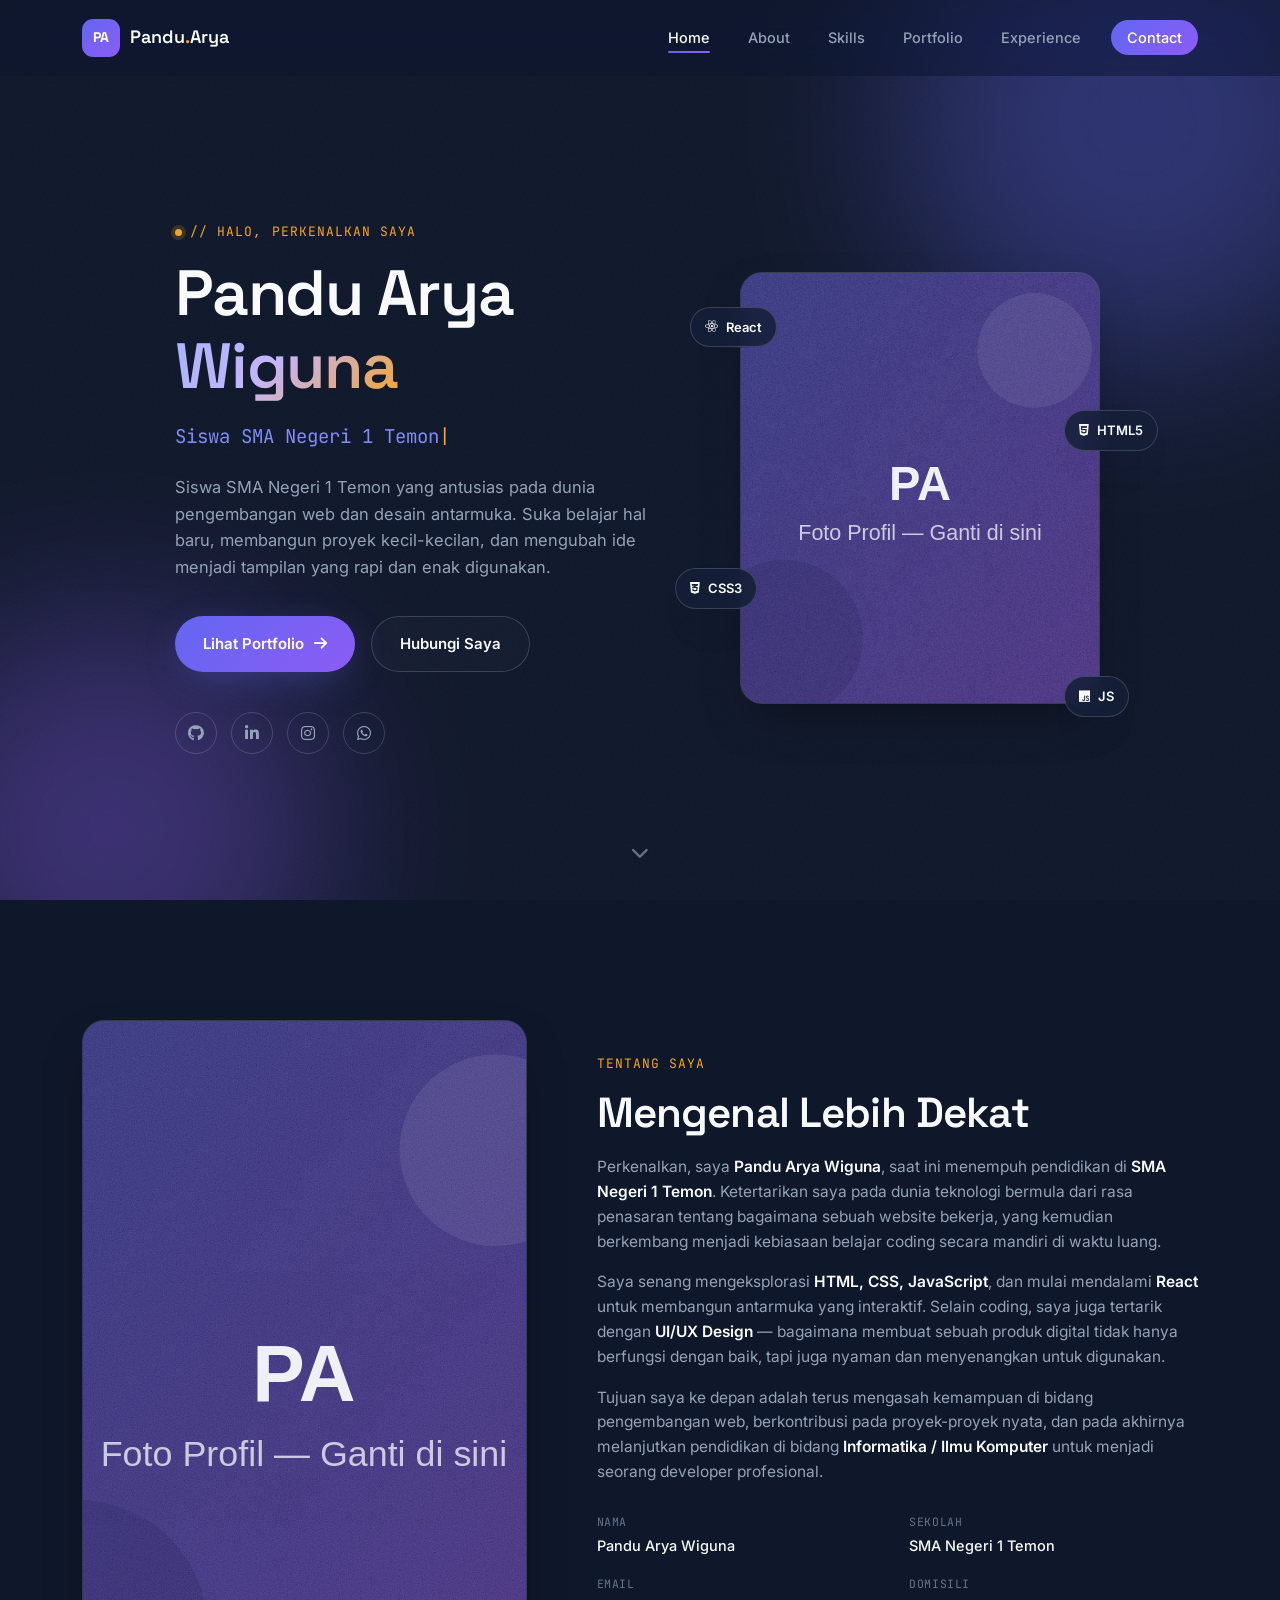
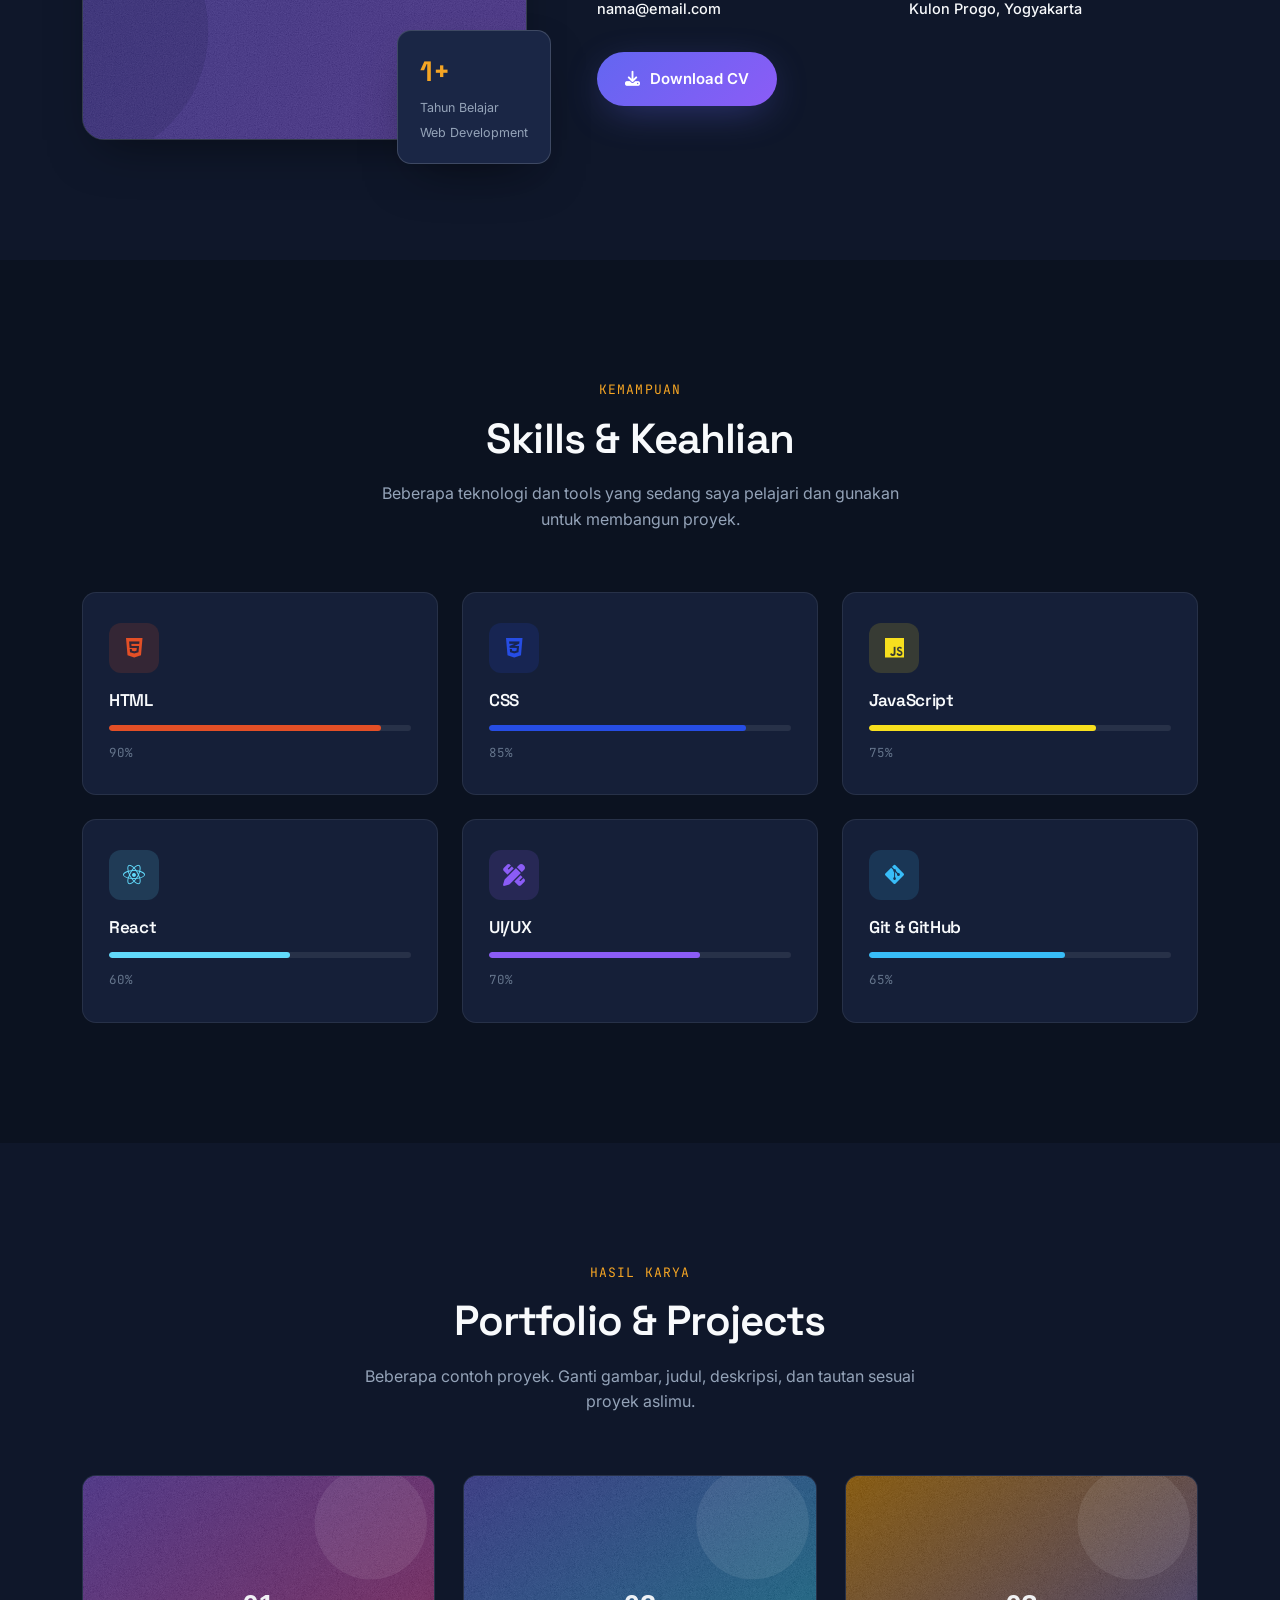
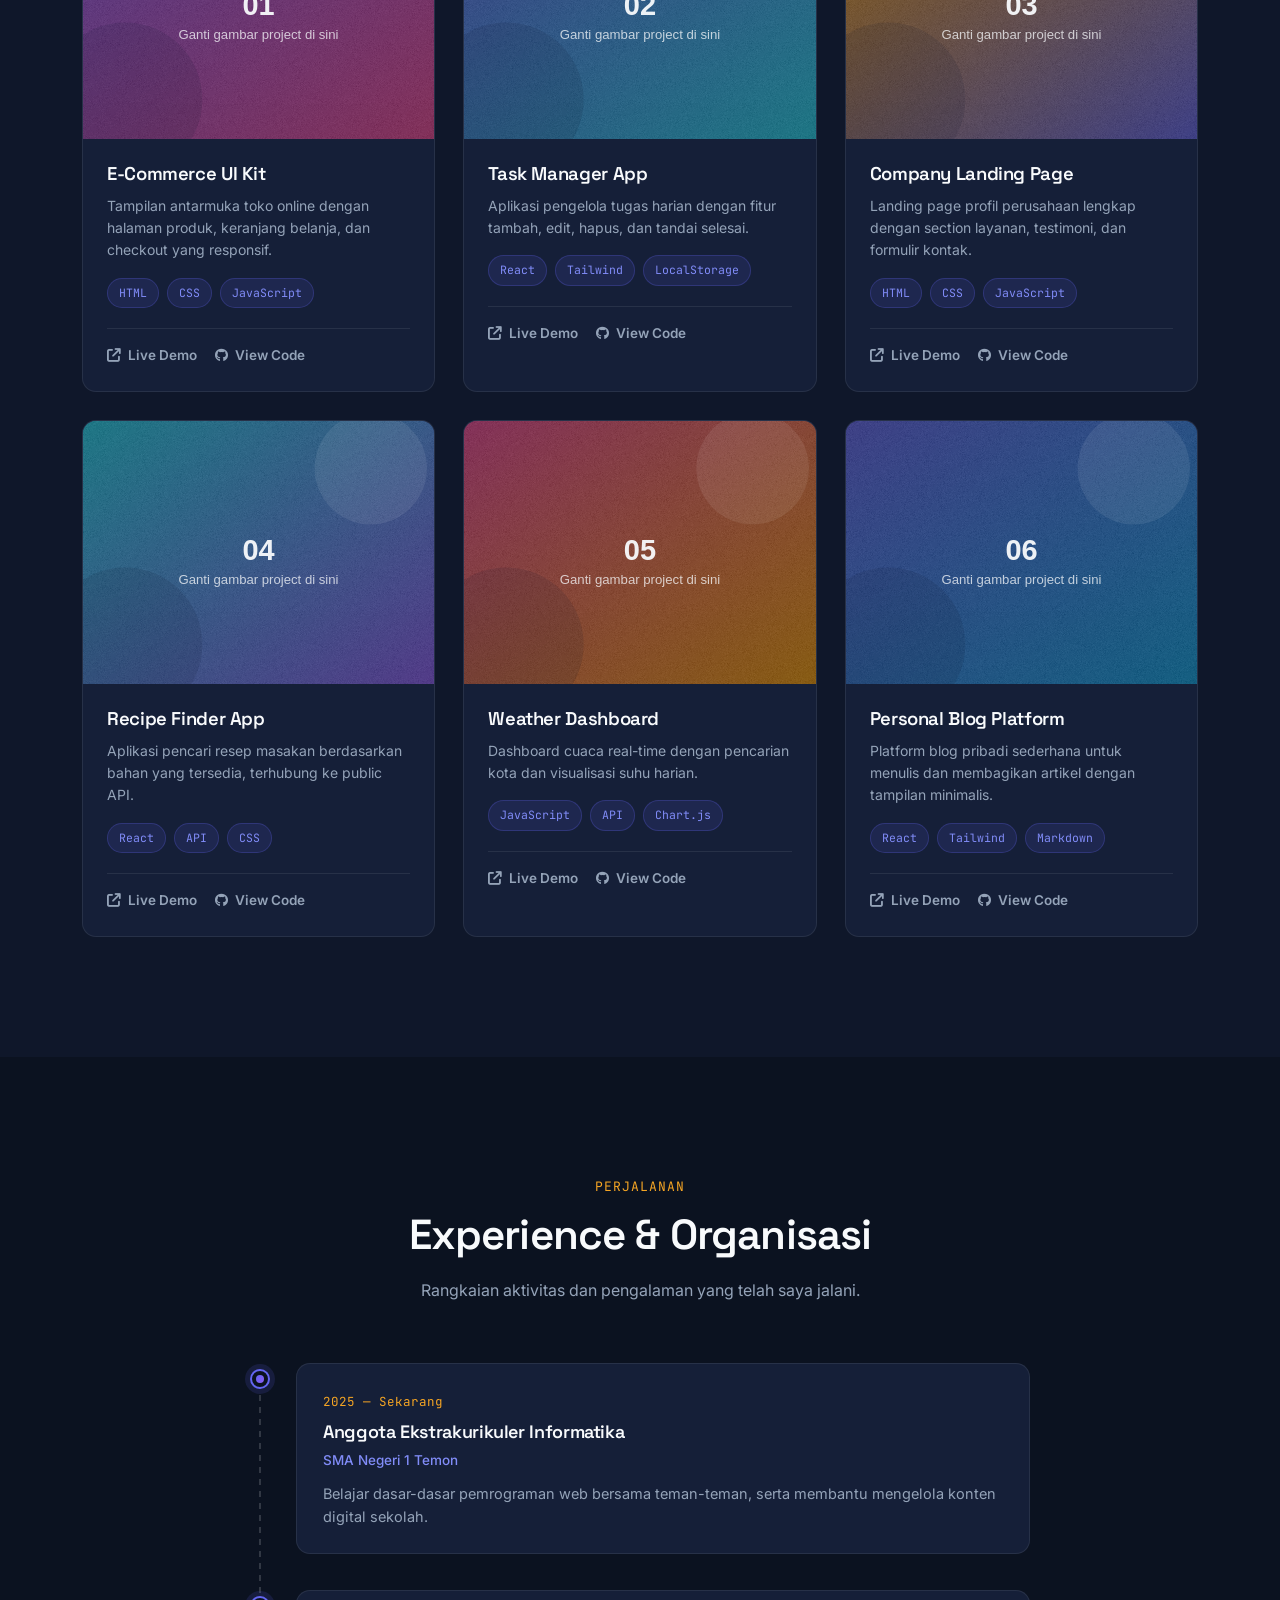
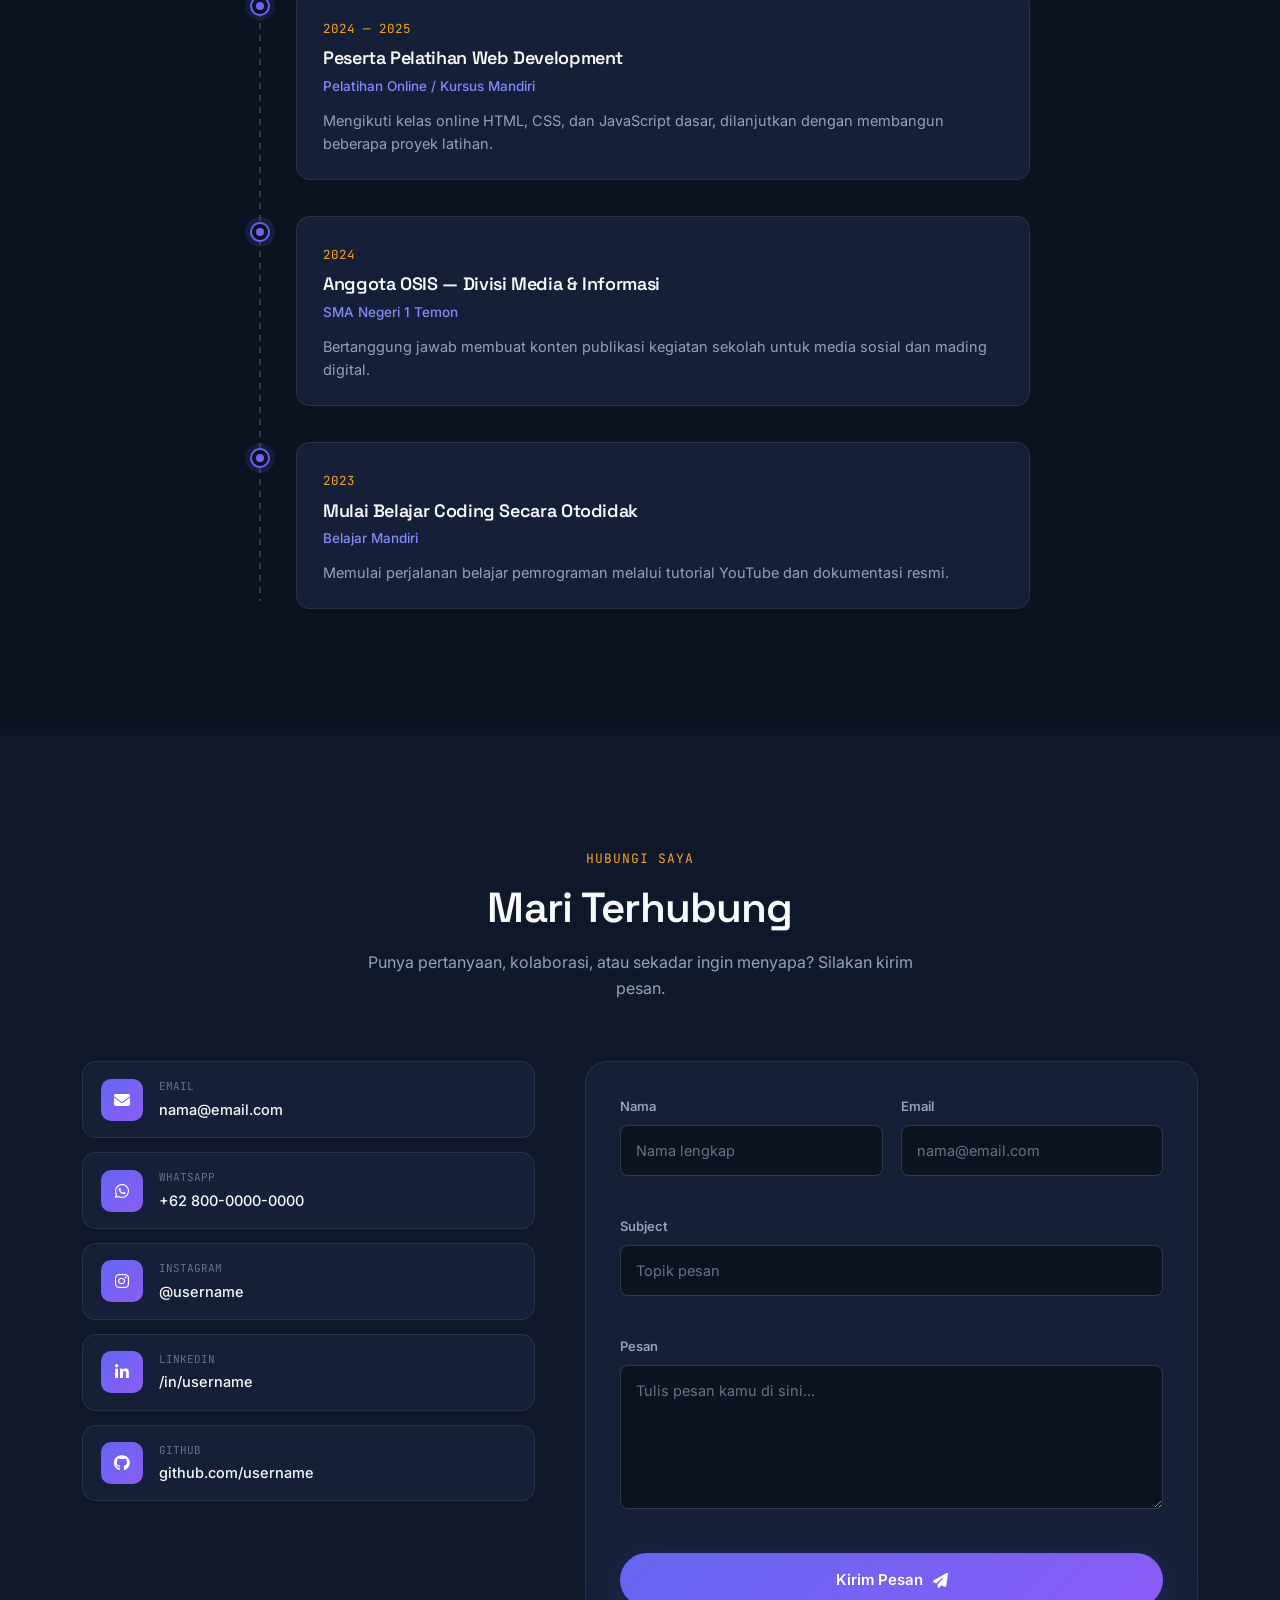
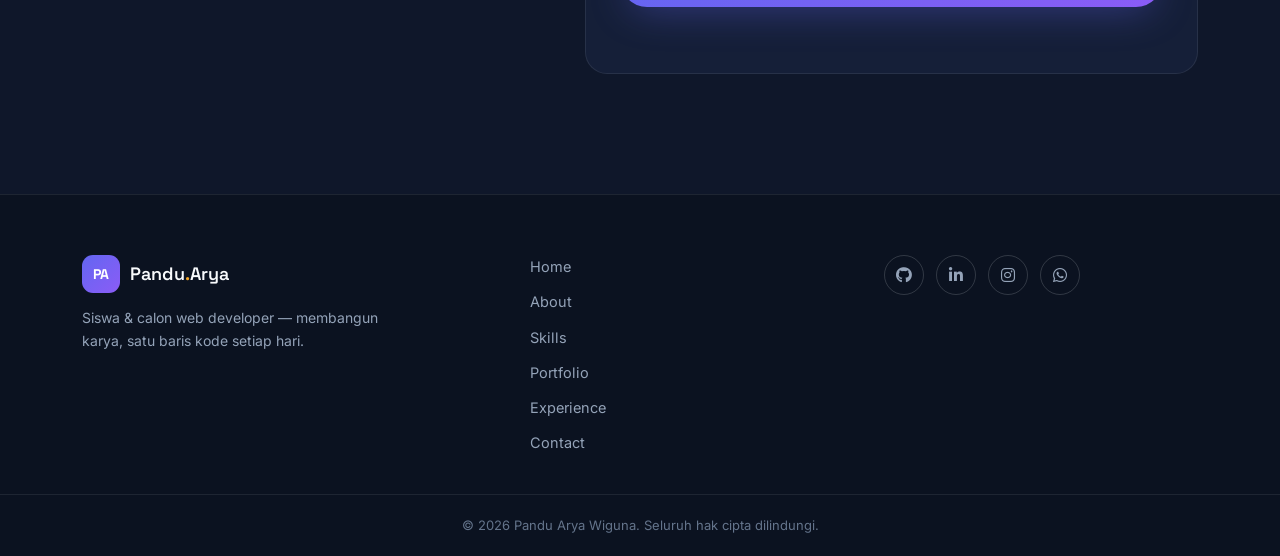
<file: index.html>
<!DOCTYPE html>
<html lang="id">
<head>
  <meta charset="UTF-8" />
  <meta name="viewport" content="width=device-width, initial-scale=1.0" />

  <!-- ===== SEO META TAGS — Edit sesuai data dirimu ===== -->
  <title>Pandu Arya Wiguna — Portfolio Pribadi</title>
  <meta name="description" content="Portfolio pribadi Pandu Arya Wiguna, siswa SMA Negeri 1 Temon yang tertarik pada pengembangan web, UI/UX, dan teknologi. Lihat karya, keterampilan, dan pengalaman saya." />
  <meta name="keywords" content="Pandu Arya Wiguna, portfolio, web developer, siswa SMA, UI UX, frontend developer" />
  <meta name="author" content="Pandu Arya Wiguna" />
  <meta name="theme-color" content="#0F172A" />

  <!-- Open Graph -->
  <meta property="og:type" content="website" />
  <meta property="og:title" content="Pandu Arya Wiguna — Portfolio Pribadi" />
  <meta property="og:description" content="Portfolio pribadi Pandu Arya Wiguna — profil, keterampilan, pengalaman, dan hasil karya." />
  <meta property="og:image" content="assets/images/profile.svg" />
  <meta property="og:locale" content="id_ID" />

  <!-- Twitter Card -->
  <meta name="twitter:card" content="summary_large_image" />
  <meta name="twitter:title" content="Pandu Arya Wiguna — Portfolio Pribadi" />
  <meta name="twitter:description" content="Portfolio pribadi Pandu Arya Wiguna — profil, keterampilan, pengalaman, dan hasil karya." />
  <meta name="twitter:image" content="assets/images/profile.svg" />

  <link rel="icon" type="image/svg+xml" href="assets/images/favicon.svg" />

  <!-- Fonts -->
  <link rel="preconnect" href="https://fonts.googleapis.com" />
  <link rel="preconnect" href="https://fonts.gstatic.com" crossorigin />
  <link href="https://fonts.googleapis.com/css2?family=Space+Grotesk:wght@500;600;700&family=Inter:wght@400;500;600;700&family=JetBrains+Mono:wght@400;500&display=swap" rel="stylesheet" />

  <!-- Icons -->
  <link rel="stylesheet" href="https://cdnjs.cloudflare.com/ajax/libs/font-awesome/6.5.1/css/all.min.css" integrity="sha512-DTOQO9RWCH3ppGqcWaEA1BIZOC6xxalwEsw9c2QQeAIftl+Vegovlnee1c9QX4TctnWMn13TZye+giMm8e2LwA==" crossorigin="anonymous" referrerpolicy="no-referrer" />

  <link rel="stylesheet" href="style.css" />
</head>
<body>

  <!-- Scroll progress indicator -->
  <div class="scroll-progress" id="scrollProgress" aria-hidden="true"></div>

  <!-- ===================== NAVBAR ===================== -->
  <header class="navbar" id="navbar">
    <nav class="nav-container" aria-label="Navigasi utama">
      <a href="#home" class="logo">
        <span class="logo-mark">PA</span>
        <span class="logo-text">Pandu<span class="dot">.</span>Arya</span>
      </a>

      <ul class="nav-links" id="navLinks">
        <li><a href="#home" class="nav-link active-link" data-section="home">Home</a></li>
        <li><a href="#about" class="nav-link" data-section="about">About</a></li>
        <li><a href="#skills" class="nav-link" data-section="skills">Skills</a></li>
        <li><a href="#portfolio" class="nav-link" data-section="portfolio">Portfolio</a></li>
        <li><a href="#experience" class="nav-link" data-section="experience">Experience</a></li>
        <li><a href="#contact" class="nav-link nav-cta" data-section="contact">Contact</a></li>
      </ul>

      <button class="nav-toggle" id="navToggle" aria-label="Buka menu navigasi" aria-expanded="false" aria-controls="navLinks">
        <span></span><span></span><span></span>
      </button>
    </nav>
  </header>

  <main id="main-content">

    <!-- ===================== HERO ===================== -->
    <section class="hero" id="home">
      <div class="hero-bg" aria-hidden="true">
        <div class="blob blob-1"></div>
        <div class="blob blob-2"></div>
        <div class="grain"></div>
      </div>

      <div class="hero-container">
        <div class="hero-text" data-reveal>
          <p class="eyebrow"><span class="terminal-dot"></span>// halo, perkenalkan saya</p>
          <h1 class="hero-name">Pandu Arya<br /><span class="gradient-text">Wiguna</span></h1>
          <p class="hero-role">
            <span id="typewriter"></span><span class="cursor" aria-hidden="true">|</span>
          </p>
          <p class="hero-desc">
            Siswa SMA Negeri 1 Temon yang antusias pada dunia pengembangan web dan desain antarmuka.
            Suka belajar hal baru, membangun proyek kecil-kecilan, dan mengubah ide menjadi tampilan
            yang rapi dan enak digunakan.
          </p>
          <div class="hero-actions">
            <a href="#portfolio" class="btn btn-primary">
              <span>Lihat Portfolio</span>
              <i class="fa-solid fa-arrow-right" aria-hidden="true"></i>
            </a>
            <a href="#contact" class="btn btn-outline">Hubungi Saya</a>
          </div>

          <div class="hero-socials" aria-label="Tautan media sosial">
            <a href="https://github.com/username" target="_blank" rel="noopener noreferrer" aria-label="GitHub"><i class="fa-brands fa-github"></i></a>
            <a href="https://linkedin.com/in/username" target="_blank" rel="noopener noreferrer" aria-label="LinkedIn"><i class="fa-brands fa-linkedin-in"></i></a>
            <a href="https://instagram.com/username" target="_blank" rel="noopener noreferrer" aria-label="Instagram"><i class="fa-brands fa-instagram"></i></a>
            <a href="https://wa.me/6280000000000" target="_blank" rel="noopener noreferrer" aria-label="WhatsApp"><i class="fa-brands fa-whatsapp"></i></a>
          </div>
        </div>

        <div class="hero-visual" data-reveal>
          <div class="avatar-frame">
            <img src="assets/images/profile.svg" alt="Foto profil Pandu Arya Wiguna" class="avatar-img" width="600" height="720" />
            <span class="badge-float badge-1"><i class="fa-brands fa-react"></i> React</span>
            <span class="badge-float badge-2"><i class="fa-brands fa-html5"></i> HTML5</span>
            <span class="badge-float badge-3"><i class="fa-brands fa-css3-alt"></i> CSS3</span>
            <span class="badge-float badge-4"><i class="fa-brands fa-js"></i> JS</span>
          </div>
        </div>
      </div>

      <a href="#about" class="scroll-hint" aria-label="Gulir ke bawah">
        <i class="fa-solid fa-chevron-down"></i>
      </a>
    </section>

    <!-- ===================== ABOUT ===================== -->
    <section class="section" id="about">
      <div class="section-container about-grid">
        <div class="about-img-wrap" data-reveal>
          <img src="assets/images/profile.svg" alt="Foto Pandu Arya Wiguna sedang belajar" class="about-img" width="600" height="720" loading="lazy" />
          <div class="about-stat-card">
            <span class="stat-number">1+</span>
            <span class="stat-label">Tahun Belajar<br />Web Development</span>
          </div>
        </div>

        <div class="about-content" data-reveal>
          <p class="eyebrow">tentang saya</p>
          <h2 class="section-title">Mengenal Lebih Dekat</h2>
          <p class="about-text">
            Perkenalkan, saya <strong>Pandu Arya Wiguna</strong>, saat ini menempuh pendidikan di
            <strong>SMA Negeri 1 Temon</strong>. Ketertarikan saya pada dunia teknologi bermula dari
            rasa penasaran tentang bagaimana sebuah website bekerja, yang kemudian berkembang menjadi
            kebiasaan belajar coding secara mandiri di waktu luang.
          </p>
          <p class="about-text">
            Saya senang mengeksplorasi <strong>HTML, CSS, JavaScript</strong>, dan mulai mendalami
            <strong>React</strong> untuk membangun antarmuka yang interaktif. Selain coding, saya juga
            tertarik dengan <strong>UI/UX Design</strong> — bagaimana membuat sebuah produk digital
            tidak hanya berfungsi dengan baik, tapi juga nyaman dan menyenangkan untuk digunakan.
          </p>
          <p class="about-text">
            Tujuan saya ke depan adalah terus mengasah kemampuan di bidang pengembangan web,
            berkontribusi pada proyek-proyek nyata, dan pada akhirnya melanjutkan pendidikan di
            bidang <strong>Informatika / Ilmu Komputer</strong> untuk menjadi seorang developer profesional.
          </p>

          <div class="about-info-grid">
            <div class="info-item">
              <span class="info-label">Nama</span>
              <span class="info-value">Pandu Arya Wiguna</span>
            </div>
            <div class="info-item">
              <span class="info-label">Sekolah</span>
              <span class="info-value">SMA Negeri 1 Temon</span>
            </div>
            <div class="info-item">
              <span class="info-label">Email</span>
              <span class="info-value">nama@email.com</span>
            </div>
            <div class="info-item">
              <span class="info-label">Domisili</span>
              <span class="info-value">Kulon Progo, Yogyakarta</span>
            </div>
          </div>

          <a href="assets/CV-Pandu-Arya-Wiguna.pdf" download class="btn btn-primary">
            <i class="fa-solid fa-download" aria-hidden="true"></i>
            <span>Download CV</span>
          </a>
        </div>
      </div>
    </section>

    <!-- ===================== SKILLS ===================== -->
    <section class="section section-alt" id="skills">
      <div class="section-container">
        <div class="section-head" data-reveal>
          <p class="eyebrow center">kemampuan</p>
          <h2 class="section-title center">Skills &amp; Keahlian</h2>
          <p class="section-sub center">
            Beberapa teknologi dan tools yang sedang saya pelajari dan gunakan untuk membangun proyek.
          </p>
        </div>

        <div class="skills-grid" data-reveal>

          <div class="skill-card">
            <div class="skill-icon" style="--icon-color:#E34F26"><i class="fa-brands fa-html5"></i></div>
            <h3 class="skill-name">HTML</h3>
            <div class="skill-bar"><div class="skill-bar-fill" data-percent="90" style="--bar-color:#E34F26"></div></div>
            <span class="skill-percent">90%</span>
          </div>

          <div class="skill-card">
            <div class="skill-icon" style="--icon-color:#264DE4"><i class="fa-brands fa-css3-alt"></i></div>
            <h3 class="skill-name">CSS</h3>
            <div class="skill-bar"><div class="skill-bar-fill" data-percent="85" style="--bar-color:#264DE4"></div></div>
            <span class="skill-percent">85%</span>
          </div>

          <div class="skill-card">
            <div class="skill-icon" style="--icon-color:#F7DF1E"><i class="fa-brands fa-js"></i></div>
            <h3 class="skill-name">JavaScript</h3>
            <div class="skill-bar"><div class="skill-bar-fill" data-percent="75" style="--bar-color:#F7DF1E"></div></div>
            <span class="skill-percent">75%</span>
          </div>

          <div class="skill-card">
            <div class="skill-icon" style="--icon-color:#61DAFB"><i class="fa-brands fa-react"></i></div>
            <h3 class="skill-name">React</h3>
            <div class="skill-bar"><div class="skill-bar-fill" data-percent="60" style="--bar-color:#61DAFB"></div></div>
            <span class="skill-percent">60%</span>
          </div>

          <div class="skill-card">
            <div class="skill-icon" style="--icon-color:#8B5CF6"><i class="fa-solid fa-pen-ruler"></i></div>
            <h3 class="skill-name">UI/UX</h3>
            <div class="skill-bar"><div class="skill-bar-fill" data-percent="70" style="--bar-color:#8B5CF6"></div></div>
            <span class="skill-percent">70%</span>
          </div>

          <div class="skill-card">
            <div class="skill-icon" style="--icon-color:#38BDF8"><i class="fa-brands fa-git-alt"></i></div>
            <h3 class="skill-name">Git &amp; GitHub</h3>
            <div class="skill-bar"><div class="skill-bar-fill" data-percent="65" style="--bar-color:#38BDF8"></div></div>
            <span class="skill-percent">65%</span>
          </div>

        </div>
        <!-- Ingin menambah skill? Salin satu blok .skill-card lalu ganti icon, nama, dan data-percent -->
      </div>
    </section>

    <!-- ===================== PORTFOLIO ===================== -->
    <section class="section" id="portfolio">
      <div class="section-container">
        <div class="section-head" data-reveal>
          <p class="eyebrow center">hasil karya</p>
          <h2 class="section-title center">Portfolio &amp; Projects</h2>
          <p class="section-sub center">
            Beberapa contoh proyek. Ganti gambar, judul, deskripsi, dan tautan sesuai proyek aslimu.
          </p>
        </div>

        <div class="portfolio-grid" data-reveal>

          <article class="project-card">
            <div class="project-img-wrap">
              <img src="assets/images/project-1.svg" alt="Tampilan proyek E-Commerce UI Kit" loading="lazy" width="800" height="600" />
            </div>
            <div class="project-body">
              <h3 class="project-title">E-Commerce UI Kit</h3>
              <p class="project-desc">Tampilan antarmuka toko online dengan halaman produk, keranjang belanja, dan checkout yang responsif.</p>
              <div class="project-tech">
                <span>HTML</span><span>CSS</span><span>JavaScript</span>
              </div>
              <div class="project-links">
                <a href="#" target="_blank" rel="noopener noreferrer" class="btn-link"><i class="fa-solid fa-arrow-up-right-from-square"></i> Live Demo</a>
                <a href="#" target="_blank" rel="noopener noreferrer" class="btn-link"><i class="fa-brands fa-github"></i> View Code</a>
              </div>
            </div>
          </article>

          <article class="project-card">
            <div class="project-img-wrap">
              <img src="assets/images/project-2.svg" alt="Tampilan proyek Task Manager App" loading="lazy" width="800" height="600" />
            </div>
            <div class="project-body">
              <h3 class="project-title">Task Manager App</h3>
              <p class="project-desc">Aplikasi pengelola tugas harian dengan fitur tambah, edit, hapus, dan tandai selesai.</p>
              <div class="project-tech">
                <span>React</span><span>Tailwind</span><span>LocalStorage</span>
              </div>
              <div class="project-links">
                <a href="#" target="_blank" rel="noopener noreferrer" class="btn-link"><i class="fa-solid fa-arrow-up-right-from-square"></i> Live Demo</a>
                <a href="#" target="_blank" rel="noopener noreferrer" class="btn-link"><i class="fa-brands fa-github"></i> View Code</a>
              </div>
            </div>
          </article>

          <article class="project-card">
            <div class="project-img-wrap">
              <img src="assets/images/project-3.svg" alt="Tampilan proyek Company Landing Page" loading="lazy" width="800" height="600" />
            </div>
            <div class="project-body">
              <h3 class="project-title">Company Landing Page</h3>
              <p class="project-desc">Landing page profil perusahaan lengkap dengan section layanan, testimoni, dan formulir kontak.</p>
              <div class="project-tech">
                <span>HTML</span><span>CSS</span><span>JavaScript</span>
              </div>
              <div class="project-links">
                <a href="#" target="_blank" rel="noopener noreferrer" class="btn-link"><i class="fa-solid fa-arrow-up-right-from-square"></i> Live Demo</a>
                <a href="#" target="_blank" rel="noopener noreferrer" class="btn-link"><i class="fa-brands fa-github"></i> View Code</a>
              </div>
            </div>
          </article>

          <article class="project-card">
            <div class="project-img-wrap">
              <img src="assets/images/project-4.svg" alt="Tampilan proyek Recipe Finder App" loading="lazy" width="800" height="600" />
            </div>
            <div class="project-body">
              <h3 class="project-title">Recipe Finder App</h3>
              <p class="project-desc">Aplikasi pencari resep masakan berdasarkan bahan yang tersedia, terhubung ke public API.</p>
              <div class="project-tech">
                <span>React</span><span>API</span><span>CSS</span>
              </div>
              <div class="project-links">
                <a href="#" target="_blank" rel="noopener noreferrer" class="btn-link"><i class="fa-solid fa-arrow-up-right-from-square"></i> Live Demo</a>
                <a href="#" target="_blank" rel="noopener noreferrer" class="btn-link"><i class="fa-brands fa-github"></i> View Code</a>
              </div>
            </div>
          </article>

          <article class="project-card">
            <div class="project-img-wrap">
              <img src="assets/images/project-5.svg" alt="Tampilan proyek Weather Dashboard" loading="lazy" width="800" height="600" />
            </div>
            <div class="project-body">
              <h3 class="project-title">Weather Dashboard</h3>
              <p class="project-desc">Dashboard cuaca real-time dengan pencarian kota dan visualisasi suhu harian.</p>
              <div class="project-tech">
                <span>JavaScript</span><span>API</span><span>Chart.js</span>
              </div>
              <div class="project-links">
                <a href="#" target="_blank" rel="noopener noreferrer" class="btn-link"><i class="fa-solid fa-arrow-up-right-from-square"></i> Live Demo</a>
                <a href="#" target="_blank" rel="noopener noreferrer" class="btn-link"><i class="fa-brands fa-github"></i> View Code</a>
              </div>
            </div>
          </article>

          <article class="project-card">
            <div class="project-img-wrap">
              <img src="assets/images/project-6.svg" alt="Tampilan proyek Personal Blog Platform" loading="lazy" width="800" height="600" />
            </div>
            <div class="project-body">
              <h3 class="project-title">Personal Blog Platform</h3>
              <p class="project-desc">Platform blog pribadi sederhana untuk menulis dan membagikan artikel dengan tampilan minimalis.</p>
              <div class="project-tech">
                <span>React</span><span>Tailwind</span><span>Markdown</span>
              </div>
              <div class="project-links">
                <a href="#" target="_blank" rel="noopener noreferrer" class="btn-link"><i class="fa-solid fa-arrow-up-right-from-square"></i> Live Demo</a>
                <a href="#" target="_blank" rel="noopener noreferrer" class="btn-link"><i class="fa-brands fa-github"></i> View Code</a>
              </div>
            </div>
          </article>

        </div>
      </div>
    </section>

    <!-- ===================== EXPERIENCE ===================== -->
    <section class="section section-alt" id="experience">
      <div class="section-container">
        <div class="section-head" data-reveal>
          <p class="eyebrow center">perjalanan</p>
          <h2 class="section-title center">Experience &amp; Organisasi</h2>
          <p class="section-sub center">Rangkaian aktivitas dan pengalaman yang telah saya jalani.</p>
        </div>

        <div class="timeline" data-reveal>

          <div class="timeline-item">
            <div class="timeline-dot"></div>
            <div class="timeline-card">
              <span class="timeline-year">2025 — Sekarang</span>
              <h3 class="timeline-role">Anggota Ekstrakurikuler Informatika</h3>
              <span class="timeline-org">SMA Negeri 1 Temon</span>
              <p class="timeline-desc">Belajar dasar-dasar pemrograman web bersama teman-teman, serta membantu mengelola konten digital sekolah.</p>
            </div>
          </div>

          <div class="timeline-item">
            <div class="timeline-dot"></div>
            <div class="timeline-card">
              <span class="timeline-year">2024 — 2025</span>
              <h3 class="timeline-role">Peserta Pelatihan Web Development</h3>
              <span class="timeline-org">Pelatihan Online / Kursus Mandiri</span>
              <p class="timeline-desc">Mengikuti kelas online HTML, CSS, dan JavaScript dasar, dilanjutkan dengan membangun beberapa proyek latihan.</p>
            </div>
          </div>

          <div class="timeline-item">
            <div class="timeline-dot"></div>
            <div class="timeline-card">
              <span class="timeline-year">2024</span>
              <h3 class="timeline-role">Anggota OSIS — Divisi Media &amp; Informasi</h3>
              <span class="timeline-org">SMA Negeri 1 Temon</span>
              <p class="timeline-desc">Bertanggung jawab membuat konten publikasi kegiatan sekolah untuk media sosial dan mading digital.</p>
            </div>
          </div>

          <div class="timeline-item">
            <div class="timeline-dot"></div>
            <div class="timeline-card">
              <span class="timeline-year">2023</span>
              <h3 class="timeline-role">Mulai Belajar Coding Secara Otodidak</h3>
              <span class="timeline-org">Belajar Mandiri</span>
              <p class="timeline-desc">Memulai perjalanan belajar pemrograman melalui tutorial YouTube dan dokumentasi resmi.</p>
            </div>
          </div>

        </div>
        <!-- Tambah pengalaman baru: salin satu blok .timeline-item -->
      </div>
    </section>

    <!-- ===================== CONTACT ===================== -->
    <section class="section" id="contact">
      <div class="section-container">
        <div class="section-head" data-reveal>
          <p class="eyebrow center">hubungi saya</p>
          <h2 class="section-title center">Mari Terhubung</h2>
          <p class="section-sub center">
            Punya pertanyaan, kolaborasi, atau sekadar ingin menyapa? Silakan kirim pesan.
          </p>
        </div>

        <div class="contact-grid" data-reveal>

          <div class="contact-info">
            <a href="mailto:nama@email.com" class="contact-item">
              <span class="contact-icon"><i class="fa-solid fa-envelope"></i></span>
              <span>
                <span class="contact-label">Email</span>
                <span class="contact-value">nama@email.com</span>
              </span>
            </a>
            <a href="https://wa.me/6280000000000" target="_blank" rel="noopener noreferrer" class="contact-item">
              <span class="contact-icon"><i class="fa-brands fa-whatsapp"></i></span>
              <span>
                <span class="contact-label">WhatsApp</span>
                <span class="contact-value">+62 800-0000-0000</span>
              </span>
            </a>
            <a href="https://instagram.com/username" target="_blank" rel="noopener noreferrer" class="contact-item">
              <span class="contact-icon"><i class="fa-brands fa-instagram"></i></span>
              <span>
                <span class="contact-label">Instagram</span>
                <span class="contact-value">@username</span>
              </span>
            </a>
            <a href="https://linkedin.com/in/username" target="_blank" rel="noopener noreferrer" class="contact-item">
              <span class="contact-icon"><i class="fa-brands fa-linkedin-in"></i></span>
              <span>
                <span class="contact-label">LinkedIn</span>
                <span class="contact-value">/in/username</span>
              </span>
            </a>
            <a href="https://github.com/username" target="_blank" rel="noopener noreferrer" class="contact-item">
              <span class="contact-icon"><i class="fa-brands fa-github"></i></span>
              <span>
                <span class="contact-label">GitHub</span>
                <span class="contact-value">github.com/username</span>
              </span>
            </a>
          </div>

          <form class="contact-form" id="contactForm" novalidate>
            <div class="form-row">
              <div class="form-group">
                <label for="name">Nama</label>
                <input type="text" id="name" name="name" placeholder="Nama lengkap" required />
                <span class="form-error" data-error-for="name"></span>
              </div>
              <div class="form-group">
                <label for="email">Email</label>
                <input type="email" id="email" name="email" placeholder="nama@email.com" required />
                <span class="form-error" data-error-for="email"></span>
              </div>
            </div>
            <div class="form-group">
              <label for="subject">Subject</label>
              <input type="text" id="subject" name="subject" placeholder="Topik pesan" required />
              <span class="form-error" data-error-for="subject"></span>
            </div>
            <div class="form-group">
              <label for="message">Pesan</label>
              <textarea id="message" name="message" rows="5" placeholder="Tulis pesan kamu di sini..." required></textarea>
              <span class="form-error" data-error-for="message"></span>
            </div>
            <button type="submit" class="btn btn-primary form-submit">
              <span>Kirim Pesan</span>
              <i class="fa-solid fa-paper-plane" aria-hidden="true"></i>
            </button>
            <p class="form-note" id="formNote" role="status" aria-live="polite"></p>
          </form>

        </div>
      </div>
    </section>

  </main>

  <!-- ===================== FOOTER ===================== -->
  <footer class="footer">
    <div class="footer-container">
      <div class="footer-brand">
        <a href="#home" class="logo">
          <span class="logo-mark">PA</span>
          <span class="logo-text">Pandu<span class="dot">.</span>Arya</span>
        </a>
        <p class="footer-tagline">Siswa &amp; calon web developer — membangun karya, satu baris kode setiap hari.</p>
      </div>

      <nav class="footer-nav" aria-label="Navigasi footer">
        <a href="#home">Home</a>
        <a href="#about">About</a>
        <a href="#skills">Skills</a>
        <a href="#portfolio">Portfolio</a>
        <a href="#experience">Experience</a>
        <a href="#contact">Contact</a>
      </nav>

      <div class="footer-socials" aria-label="Media sosial">
        <a href="https://github.com/username" target="_blank" rel="noopener noreferrer" aria-label="GitHub"><i class="fa-brands fa-github"></i></a>
        <a href="https://linkedin.com/in/username" target="_blank" rel="noopener noreferrer" aria-label="LinkedIn"><i class="fa-brands fa-linkedin-in"></i></a>
        <a href="https://instagram.com/username" target="_blank" rel="noopener noreferrer" aria-label="Instagram"><i class="fa-brands fa-instagram"></i></a>
        <a href="https://wa.me/6280000000000" target="_blank" rel="noopener noreferrer" aria-label="WhatsApp"><i class="fa-brands fa-whatsapp"></i></a>
      </div>
    </div>

    <div class="footer-bottom">
      <p>&copy; <span id="year"></span> Pandu Arya Wiguna. Seluruh hak cipta dilindungi.</p>
    </div>
  </footer>

  <button class="back-to-top" id="backToTop" aria-label="Kembali ke atas">
    <i class="fa-solid fa-arrow-up"></i>
  </button>

  <script src="script.js"></script>
</body>
</html>
</file>
<file: style.css>
/* =========================================================
   PORTFOLIO — style.css
   Struktur: 1) Reset & Tokens  2) Base  3) Utilities
   4) Navbar  5) Hero  6) About  7) Skills  8) Portfolio
   9) Experience  10) Contact  11) Footer  12) Responsive
   ========================================================= */

/* ---------- 1. RESET & DESIGN TOKENS ---------- */
:root {
  /* Colors */
  --bg: #0F172A;
  --bg-alt: #0B1220;
  --surface: #151F38;
  --surface-2: #1A2645;
  --border: rgba(248, 250, 252, 0.08);
  --border-strong: rgba(248, 250, 252, 0.16);

  --primary: #6366F1;
  --primary-light: #818CF8;
  --secondary: #8B5CF6;
  --accent: #F5A524; /* signature warm accent */

  --text: #F8FAFC;
  --text-muted: #94A3B8;
  --text-faint: #64748B;

  --gradient-brand: linear-gradient(135deg, var(--primary), var(--secondary));
  --gradient-text: linear-gradient(135deg, #A5B4FC, #C4B5FD 45%, #F5A524 100%);

  /* Typography */
  --font-display: 'Space Grotesk', 'Inter', sans-serif;
  --font-body: 'Inter', -apple-system, BlinkMacSystemFont, sans-serif;
  --font-mono: 'JetBrains Mono', 'Courier New', monospace;

  /* Layout */
  --max-width: 1180px;
  --radius-sm: 8px;
  --radius-md: 14px;
  --radius-lg: 22px;
  --nav-height: 76px;

  --shadow-soft: 0 20px 50px -20px rgba(0, 0, 0, 0.5);
  --shadow-glow: 0 10px 40px -10px rgba(99, 102, 241, 0.45);

  --ease: cubic-bezier(0.16, 1, 0.3, 1);
}

* { margin: 0; padding: 0; box-sizing: border-box; }

html {
  scroll-behavior: smooth;
  scroll-padding-top: var(--nav-height);
}

@media (prefers-reduced-motion: reduce) {
  html { scroll-behavior: auto; }
  *, *::before, *::after {
    animation-duration: 0.01ms !important;
    animation-iteration-count: 1 !important;
    transition-duration: 0.01ms !important;
    scroll-behavior: auto !important;
  }
}

body {
  background: var(--bg);
  color: var(--text);
  font-family: var(--font-body);
  line-height: 1.6;
  overflow-x: hidden;
  -webkit-font-smoothing: antialiased;
}

img { max-width: 100%; display: block; }
a { color: inherit; text-decoration: none; }
ul { list-style: none; }
button { font: inherit; cursor: pointer; border: none; background: none; color: inherit; }
input, textarea { font: inherit; color: inherit; }

::selection { background: var(--primary); color: #fff; }

a:focus-visible,
button:focus-visible,
input:focus-visible,
textarea:focus-visible {
  outline: 2px solid var(--accent);
  outline-offset: 3px;
  border-radius: 4px;
}

h1, h2, h3 { font-family: var(--font-display); font-weight: 600; letter-spacing: -0.02em; line-height: 1.15; }

/* ---------- 2. UTILITIES ---------- */
.section { padding: 120px 0; position: relative; }
.section-alt { background: var(--bg-alt); }
.section-container { max-width: var(--max-width); margin: 0 auto; padding: 0 32px; }

.eyebrow {
  font-family: var(--font-mono);
  font-size: 13px;
  letter-spacing: 0.08em;
  text-transform: uppercase;
  color: var(--accent);
  display: flex;
  align-items: center;
  gap: 8px;
  margin-bottom: 14px;
}
.eyebrow.center { justify-content: center; }
.terminal-dot {
  width: 7px; height: 7px; border-radius: 50%;
  background: var(--accent);
  box-shadow: 0 0 0 4px rgba(245, 165, 36, 0.18);
}

.section-title { font-size: clamp(28px, 4vw, 42px); margin-bottom: 18px; }
.section-title.center { text-align: center; }
.section-sub {
  color: var(--text-muted);
  max-width: 560px;
  font-size: 16px;
}
.section-sub.center { margin: 0 auto; text-align: center; }
.section-head { margin-bottom: 60px; }

.gradient-text {
  background: var(--gradient-text);
  -webkit-background-clip: text;
  background-clip: text;
  color: transparent;
}

/* Buttons */
.btn {
  display: inline-flex;
  align-items: center;
  gap: 10px;
  padding: 15px 28px;
  border-radius: 100px;
  font-weight: 600;
  font-size: 15px;
  transition: transform 0.35s var(--ease), box-shadow 0.35s var(--ease), background 0.35s var(--ease), border-color 0.35s var(--ease);
  white-space: nowrap;
}
.btn-primary {
  background: var(--gradient-brand);
  color: #fff;
  box-shadow: var(--shadow-glow);
}
.btn-primary:hover { transform: translateY(-3px); box-shadow: 0 16px 45px -8px rgba(99, 102, 241, 0.6); }
.btn-primary i { transition: transform 0.3s var(--ease); }
.btn-primary:hover i { transform: translateX(4px); }

.btn-outline {
  border: 1.5px solid var(--border-strong);
  color: var(--text);
  background: rgba(248, 250, 252, 0.02);
}
.btn-outline:hover { border-color: var(--primary-light); background: rgba(99, 102, 241, 0.08); transform: translateY(-3px); }

/* Scroll reveal */
[data-reveal] {
  opacity: 0;
  transform: translateY(28px);
  transition: opacity 0.8s var(--ease), transform 0.8s var(--ease);
}
[data-reveal].in-view { opacity: 1; transform: translateY(0); }

/* Scroll progress bar */
.scroll-progress {
  position: fixed;
  top: 0; left: 0;
  height: 3px;
  width: 0%;
  background: var(--gradient-brand);
  z-index: 1100;
  transition: width 0.1s linear;
}

/* Back to top */
.back-to-top {
  position: fixed;
  bottom: 28px;
  right: 28px;
  width: 46px; height: 46px;
  border-radius: 50%;
  background: var(--surface-2);
  border: 1px solid var(--border-strong);
  color: var(--text);
  display: flex;
  align-items: center;
  justify-content: center;
  opacity: 0;
  visibility: hidden;
  transform: translateY(10px);
  transition: all 0.35s var(--ease);
  z-index: 900;
  box-shadow: var(--shadow-soft);
}
.back-to-top.visible { opacity: 1; visibility: visible; transform: translateY(0); }
.back-to-top:hover { background: var(--primary); border-color: var(--primary); transform: translateY(-4px); }

/* ---------- 4. NAVBAR ---------- */
.navbar {
  position: fixed;
  top: 0; left: 0; right: 0;
  height: var(--nav-height);
  z-index: 1000;
  background: rgba(15, 23, 42, 0.55);
  backdrop-filter: blur(16px) saturate(140%);
  -webkit-backdrop-filter: blur(16px) saturate(140%);
  border-bottom: 1px solid transparent;
  transition: border-color 0.3s ease, background 0.3s ease;
}
.navbar.scrolled { border-bottom-color: var(--border); background: rgba(15, 23, 42, 0.85); }

.nav-container {
  max-width: var(--max-width);
  margin: 0 auto;
  height: 100%;
  padding: 0 32px;
  display: flex;
  align-items: center;
  justify-content: space-between;
}

.logo { display: flex; align-items: center; gap: 10px; font-family: var(--font-display); font-weight: 600; font-size: 18px; }
.logo-mark {
  width: 38px; height: 38px;
  border-radius: 11px;
  background: var(--gradient-brand);
  display: flex; align-items: center; justify-content: center;
  font-size: 14px; font-weight: 700; color: #fff;
}
.logo .dot { color: var(--accent); }

.nav-links { display: flex; align-items: center; gap: 6px; }
.nav-link {
  padding: 9px 16px;
  font-size: 14.5px;
  font-weight: 500;
  color: var(--text-muted);
  border-radius: 100px;
  transition: color 0.25s ease, background 0.25s ease;
  position: relative;
}
.nav-link:hover { color: var(--text); background: rgba(248, 250, 252, 0.05); }
.nav-link.active-link { color: var(--text); }
.nav-link.active-link::after {
  content: '';
  position: absolute;
  bottom: 2px; left: 16px; right: 16px;
  height: 2px;
  background: var(--gradient-brand);
  border-radius: 2px;
}
.nav-cta {
  background: var(--gradient-brand);
  color: #fff !important;
  margin-left: 8px;
}
.nav-cta::after { display: none; }
.nav-cta:hover { filter: brightness(1.1); }

.nav-toggle {
  display: none;
  flex-direction: column;
  gap: 5px;
  width: 32px; height: 32px;
  align-items: center;
  justify-content: center;
}
.nav-toggle span {
  width: 22px; height: 2px;
  background: var(--text);
  border-radius: 2px;
  transition: transform 0.3s var(--ease), opacity 0.3s var(--ease);
}
.nav-toggle.open span:nth-child(1) { transform: translateY(7px) rotate(45deg); }
.nav-toggle.open span:nth-child(2) { opacity: 0; }
.nav-toggle.open span:nth-child(3) { transform: translateY(-7px) rotate(-45deg); }

/* ---------- 5. HERO ---------- */
.hero {
  position: relative;
  min-height: 100vh;
  display: flex;
  align-items: center;
  padding-top: var(--nav-height);
  overflow: hidden;
}

.hero-bg { position: absolute; inset: 0; z-index: 0; }
.blob {
  position: absolute;
  border-radius: 50%;
  filter: blur(90px);
  opacity: 0.35;
  animation: float 14s ease-in-out infinite;
}
.blob-1 { width: 480px; height: 480px; background: var(--primary); top: -120px; right: -100px; }
.blob-2 { width: 420px; height: 420px; background: var(--secondary); bottom: -140px; left: -100px; animation-delay: -6s; }
@keyframes float {
  0%, 100% { transform: translate(0, 0) scale(1); }
  50% { transform: translate(30px, -30px) scale(1.08); }
}
.grain {
  position: absolute; inset: 0;
  opacity: 0.035;
  background-image: url("data:image/svg+xml,%3Csvg xmlns='http://www.w3.org/2000/svg' width='120' height='120'%3E%3Cfilter id='n'%3E%3CfeTurbulence type='fractalNoise' baseFrequency='0.9' numOctaves='2' stitchTiles='stitch'/%3E%3C/filter%3E%3Crect width='100%25' height='100%25' filter='url(%23n)'/%3E%3C/svg%3E");
  mix-blend-mode: overlay;
}

.hero-container {
  position: relative;
  z-index: 1;
  max-width: var(--max-width);
  margin: 0 auto;
  padding: 60px 32px;
  display: grid;
  grid-template-columns: 1.15fr 0.85fr;
  gap: 60px;
  align-items: center;
}

.hero-name { font-size: clamp(38px, 6vw, 64px); margin-bottom: 18px; }
.hero-role {
  font-family: var(--font-mono);
  font-size: clamp(16px, 2vw, 19px);
  color: var(--primary-light);
  margin-bottom: 22px;
  min-height: 26px;
}
.cursor { animation: blink 1s step-start infinite; color: var(--accent); }
@keyframes blink { 50% { opacity: 0; } }

.hero-desc { color: var(--text-muted); font-size: 16.5px; max-width: 500px; margin-bottom: 36px; }
.hero-actions { display: flex; gap: 16px; flex-wrap: wrap; margin-bottom: 40px; }

.hero-socials { display: flex; gap: 14px; }
.hero-socials a {
  width: 42px; height: 42px;
  display: flex; align-items: center; justify-content: center;
  border: 1px solid var(--border-strong);
  border-radius: 50%;
  color: var(--text-muted);
  transition: all 0.3s var(--ease);
}
.hero-socials a:hover { color: #fff; background: var(--gradient-brand); border-color: transparent; transform: translateY(-4px); }

.hero-visual { display: flex; justify-content: center; }
.avatar-frame {
  position: relative;
  width: min(360px, 80vw);
  aspect-ratio: 5/6;
}
.avatar-img {
  width: 100%; height: 100%;
  object-fit: cover;
  border-radius: var(--radius-lg);
  border: 1px solid var(--border-strong);
  box-shadow: var(--shadow-soft);
}
.badge-float {
  position: absolute;
  display: flex; align-items: center; gap: 8px;
  padding: 9px 14px;
  background: rgba(21, 31, 56, 0.85);
  backdrop-filter: blur(10px);
  border: 1px solid var(--border-strong);
  border-radius: 100px;
  font-size: 13px;
  font-weight: 600;
  box-shadow: var(--shadow-soft);
  animation: floaty 5s ease-in-out infinite;
}
.badge-1 { top: 8%; left: -14%; animation-delay: 0s; }
.badge-2 { top: 32%; right: -16%; animation-delay: -1.5s; }
.badge-3 { bottom: 22%; left: -18%; animation-delay: -3s; }
.badge-4 { bottom: -3%; right: -8%; animation-delay: -4.2s; }
@keyframes floaty {
  0%, 100% { transform: translateY(0); }
  50% { transform: translateY(-12px); }
}

.scroll-hint {
  position: absolute;
  bottom: 32px; left: 50%;
  transform: translateX(-50%);
  color: var(--text-faint);
  font-size: 18px;
  animation: floaty 2.2s ease-in-out infinite;
}

/* ---------- 6. ABOUT ---------- */
.about-grid { display: grid; grid-template-columns: 0.85fr 1.15fr; gap: 70px; align-items: center; }
.about-img-wrap { position: relative; }
.about-img { border-radius: var(--radius-lg); border: 1px solid var(--border-strong); box-shadow: var(--shadow-soft); width: 100%; aspect-ratio: 5/6; object-fit: cover; }
.about-stat-card {
  position: absolute;
  bottom: -24px; right: -24px;
  background: var(--surface-2);
  border: 1px solid var(--border-strong);
  border-radius: var(--radius-md);
  padding: 18px 22px;
  box-shadow: var(--shadow-soft);
}
.stat-number { display: block; font-family: var(--font-display); font-size: 28px; font-weight: 700; color: var(--accent); }
.stat-label { font-size: 12.5px; color: var(--text-muted); line-height: 1.3; }

.about-text { color: var(--text-muted); margin-bottom: 16px; font-size: 15.5px; }
.about-text strong { color: var(--text); font-weight: 600; }

.about-info-grid { display: grid; grid-template-columns: 1fr 1fr; gap: 18px 24px; margin: 28px 0 32px; }
.info-item { display: flex; flex-direction: column; gap: 3px; }
.info-label { font-family: var(--font-mono); font-size: 11.5px; color: var(--text-faint); text-transform: uppercase; letter-spacing: 0.05em; }
.info-value { font-size: 14.5px; font-weight: 500; }

/* ---------- 7. SKILLS ---------- */
.skills-grid { display: grid; grid-template-columns: repeat(3, 1fr); gap: 24px; }
.skill-card {
  background: var(--surface);
  border: 1px solid var(--border);
  border-radius: var(--radius-md);
  padding: 30px 26px;
  transition: transform 0.35s var(--ease), border-color 0.35s var(--ease), box-shadow 0.35s var(--ease);
}
.skill-card:hover { transform: translateY(-6px); border-color: var(--border-strong); box-shadow: var(--shadow-soft); }
.skill-icon {
  width: 50px; height: 50px;
  border-radius: 12px;
  display: flex; align-items: center; justify-content: center;
  font-size: 22px;
  color: var(--icon-color);
  background: color-mix(in srgb, var(--icon-color) 15%, transparent);
  margin-bottom: 18px;
}
.skill-name { font-size: 17px; margin-bottom: 14px; }
.skill-bar { height: 6px; border-radius: 100px; background: rgba(248,250,252,0.08); overflow: hidden; margin-bottom: 8px; }
.skill-bar-fill {
  height: 100%;
  width: 0%;
  border-radius: 100px;
  background: var(--bar-color, var(--primary));
  transition: width 1.4s var(--ease);
}
.skill-percent { font-family: var(--font-mono); font-size: 12.5px; color: var(--text-faint); }

/* ---------- 8. PORTFOLIO ---------- */
.portfolio-grid { display: grid; grid-template-columns: repeat(3, 1fr); gap: 28px; }
.project-card {
  background: var(--surface);
  border: 1px solid var(--border);
  border-radius: var(--radius-md);
  overflow: hidden;
  transition: transform 0.4s var(--ease), border-color 0.4s var(--ease), box-shadow 0.4s var(--ease);
}
.project-card:hover { transform: translateY(-8px); border-color: var(--border-strong); box-shadow: var(--shadow-soft); }
.project-img-wrap { aspect-ratio: 4/3; overflow: hidden; }
.project-img-wrap img { width: 100%; height: 100%; object-fit: cover; transition: transform 0.6s var(--ease); }
.project-card:hover .project-img-wrap img { transform: scale(1.06); }
.project-body { padding: 24px; }
.project-title { font-size: 18.5px; margin-bottom: 10px; }
.project-desc { color: var(--text-muted); font-size: 14px; margin-bottom: 16px; }
.project-tech { display: flex; flex-wrap: wrap; gap: 8px; margin-bottom: 20px; }
.project-tech span {
  font-family: var(--font-mono);
  font-size: 11.5px;
  padding: 5px 11px;
  border-radius: 100px;
  background: rgba(99, 102, 241, 0.12);
  color: var(--primary-light);
  border: 1px solid rgba(99, 102, 241, 0.25);
}
.project-links { display: flex; gap: 18px; border-top: 1px solid var(--border); padding-top: 16px; }
.btn-link { display: flex; align-items: center; gap: 7px; font-size: 13.5px; font-weight: 600; color: var(--text-muted); transition: color 0.25s ease; }
.btn-link:hover { color: var(--accent); }

/* ---------- 9. EXPERIENCE / TIMELINE ---------- */
.timeline { position: relative; max-width: 780px; margin: 0 auto; }
.timeline::before {
  content: '';
  position: absolute;
  left: 9px; top: 8px; bottom: 8px;
  width: 2px;
  background: linear-gradient(var(--border-strong), var(--border-strong));
  background-image: repeating-linear-gradient(to bottom, var(--border-strong) 0 6px, transparent 6px 12px);
}
.timeline-item { position: relative; padding-left: 46px; margin-bottom: 36px; }
.timeline-item:last-child { margin-bottom: 0; }
.timeline-dot {
  position: absolute;
  left: 0; top: 6px;
  width: 20px; height: 20px;
  border-radius: 50%;
  background: var(--bg-alt);
  border: 2px solid var(--primary);
  box-shadow: 0 0 0 5px rgba(99, 102, 241, 0.14);
}
.timeline-dot::after {
  content: '';
  position: absolute;
  inset: 4px;
  border-radius: 50%;
  background: var(--gradient-brand);
}
.timeline-card {
  background: var(--surface);
  border: 1px solid var(--border);
  border-radius: var(--radius-md);
  padding: 24px 26px;
  transition: border-color 0.3s ease, transform 0.3s var(--ease);
}
.timeline-card:hover { border-color: var(--border-strong); transform: translateX(4px); }
.timeline-year { font-family: var(--font-mono); font-size: 12.5px; color: var(--accent); }
.timeline-role { font-size: 18px; margin: 8px 0 4px; }
.timeline-org { font-size: 13.5px; color: var(--primary-light); font-weight: 500; }
.timeline-desc { color: var(--text-muted); font-size: 14.5px; margin-top: 10px; }

/* ---------- 10. CONTACT ---------- */
.contact-grid { display: grid; grid-template-columns: 0.85fr 1.15fr; gap: 50px; }
.contact-info { display: flex; flex-direction: column; gap: 14px; }
.contact-item {
  display: flex; align-items: center; gap: 16px;
  padding: 16px 18px;
  background: var(--surface);
  border: 1px solid var(--border);
  border-radius: var(--radius-md);
  transition: all 0.3s var(--ease);
}
.contact-item:hover { border-color: var(--border-strong); transform: translateX(6px); background: var(--surface-2); }
.contact-icon {
  width: 42px; height: 42px;
  flex-shrink: 0;
  border-radius: 10px;
  background: var(--gradient-brand);
  display: flex; align-items: center; justify-content: center;
  color: #fff; font-size: 16px;
}
.contact-item > span:last-child { display: flex; flex-direction: column; gap: 2px; }
.contact-label { font-family: var(--font-mono); font-size: 11px; color: var(--text-faint); text-transform: uppercase; }
.contact-value { font-size: 14.5px; font-weight: 500; }

.contact-form {
  background: var(--surface);
  border: 1px solid var(--border);
  border-radius: var(--radius-lg);
  padding: 34px;
}
.form-row { display: grid; grid-template-columns: 1fr 1fr; gap: 18px; }
.form-group { display: flex; flex-direction: column; gap: 8px; margin-bottom: 18px; }
.form-group label { font-size: 13px; font-weight: 600; color: var(--text-muted); }
.form-group input, .form-group textarea {
  background: var(--bg-alt);
  border: 1px solid var(--border-strong);
  border-radius: var(--radius-sm);
  padding: 13px 15px;
  font-size: 14.5px;
  transition: border-color 0.25s ease, box-shadow 0.25s ease;
  resize: vertical;
}
.form-group input::placeholder, .form-group textarea::placeholder { color: var(--text-faint); }
.form-group input:focus, .form-group textarea:focus {
  border-color: var(--primary);
  box-shadow: 0 0 0 3px rgba(99, 102, 241, 0.18);
  outline: none;
}
.form-group.invalid input, .form-group.invalid textarea { border-color: #F87171; }
.form-error { font-size: 12px; color: #F87171; min-height: 14px; }
.form-submit { width: 100%; justify-content: center; margin-top: 4px; }
.form-note { margin-top: 14px; font-size: 13.5px; text-align: center; color: var(--accent); min-height: 18px; }

/* ---------- 11. FOOTER ---------- */
.footer { background: var(--bg-alt); border-top: 1px solid var(--border); padding: 60px 0 0; }
.footer-container {
  max-width: var(--max-width);
  margin: 0 auto;
  padding: 0 32px 40px;
  display: grid;
  grid-template-columns: 1.3fr 1fr 1fr;
  gap: 40px;
  align-items: start;
}
.footer-tagline { color: var(--text-muted); font-size: 14px; margin-top: 14px; max-width: 320px; }
.footer-nav { display: flex; flex-direction: column; gap: 12px; }
.footer-nav a { color: var(--text-muted); font-size: 14.5px; transition: color 0.25s ease; width: fit-content; }
.footer-nav a:hover { color: var(--text); }
.footer-socials { display: flex; gap: 12px; align-items: flex-start; justify-content: flex-start; }
.footer-socials a {
  width: 40px; height: 40px;
  display: flex; align-items: center; justify-content: center;
  border: 1px solid var(--border-strong);
  border-radius: 50%;
  color: var(--text-muted);
  transition: all 0.3s var(--ease);
}
.footer-socials a:hover { color: #fff; background: var(--gradient-brand); border-color: transparent; transform: translateY(-3px); }
.footer-bottom {
  border-top: 1px solid var(--border);
  padding: 20px 32px;
  text-align: center;
  font-size: 13px;
  color: var(--text-faint);
}

/* ---------- 12. RESPONSIVE ---------- */
@media (max-width: 1024px) {
  .hero-container { grid-template-columns: 1fr; text-align: center; gap: 40px; }
  .hero-desc { margin-left: auto; margin-right: auto; }
  .hero-actions, .hero-socials, .eyebrow { justify-content: center; }
  .hero-visual { order: -1; }
  .avatar-frame { width: min(300px, 70vw); }

  .about-grid { grid-template-columns: 1fr; gap: 60px; }
  .about-img-wrap { max-width: 380px; margin: 0 auto; }

  .skills-grid { grid-template-columns: repeat(2, 1fr); }
  .portfolio-grid { grid-template-columns: repeat(2, 1fr); }
  .contact-grid { grid-template-columns: 1fr; }
  .footer-container { grid-template-columns: 1fr 1fr; }
  .footer-brand { grid-column: 1 / -1; }
}

@media (max-width: 860px) {
  .nav-links {
    position: fixed;
    top: var(--nav-height); left: 0; right: 0;
    background: rgba(15, 23, 42, 0.98);
    backdrop-filter: blur(16px);
    flex-direction: column;
    align-items: stretch;
    padding: 18px 24px 28px;
    gap: 4px;
    border-bottom: 1px solid var(--border);
    transform: translateY(-8px);
    opacity: 0;
    visibility: hidden;
    pointer-events: none;
    transition: all 0.3s var(--ease);
  }
  .nav-links.open { transform: translateY(0); opacity: 1; visibility: visible; pointer-events: auto; }
  .nav-link { padding: 13px 16px; text-align: center; border-radius: var(--radius-sm); }
  .nav-cta { margin-left: 0; margin-top: 6px; }
  .nav-toggle { display: flex; }
}

@media (max-width: 720px) {
  .section { padding: 84px 0; }
  .section-container { padding: 0 22px; }
  .hero-container { padding: 40px 22px; }
  .skills-grid { grid-template-columns: 1fr 1fr; gap: 16px; }
  .skill-card { padding: 22px 18px; }
  .portfolio-grid { grid-template-columns: 1fr; }
  .form-row { grid-template-columns: 1fr; }
  .about-info-grid { grid-template-columns: 1fr; }
  .footer-container { grid-template-columns: 1fr; text-align: center; }
  .footer-nav { align-items: center; }
  .footer-socials { justify-content: center; }
  .about-stat-card { right: 50%; transform: translateX(50%); bottom: -20px; text-align: center; }
  .badge-1, .badge-2, .badge-3, .badge-4 { font-size: 11.5px; padding: 7px 11px; }
}

@media (max-width: 480px) {
  .skills-grid { grid-template-columns: 1fr; }
  .hero-name { font-size: 34px; }
  .logo-text { display: none; }
}
</file>
